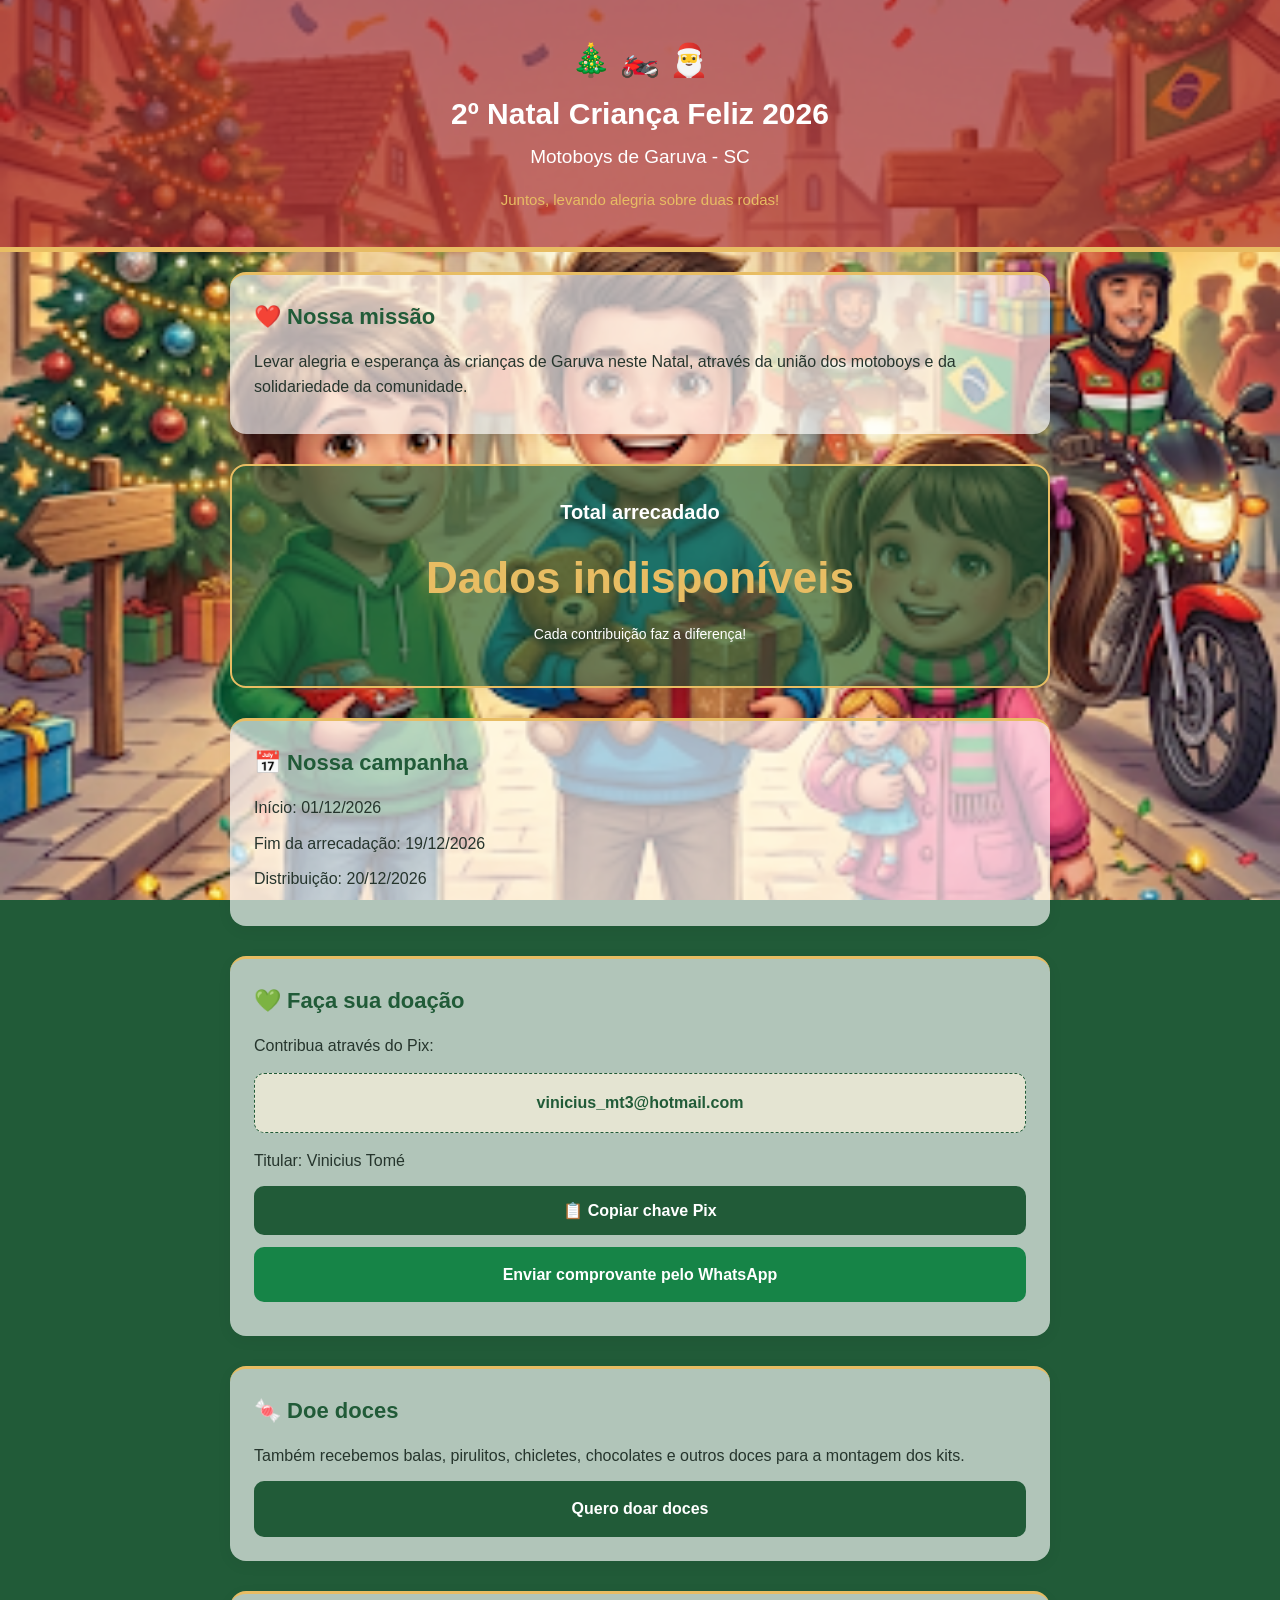
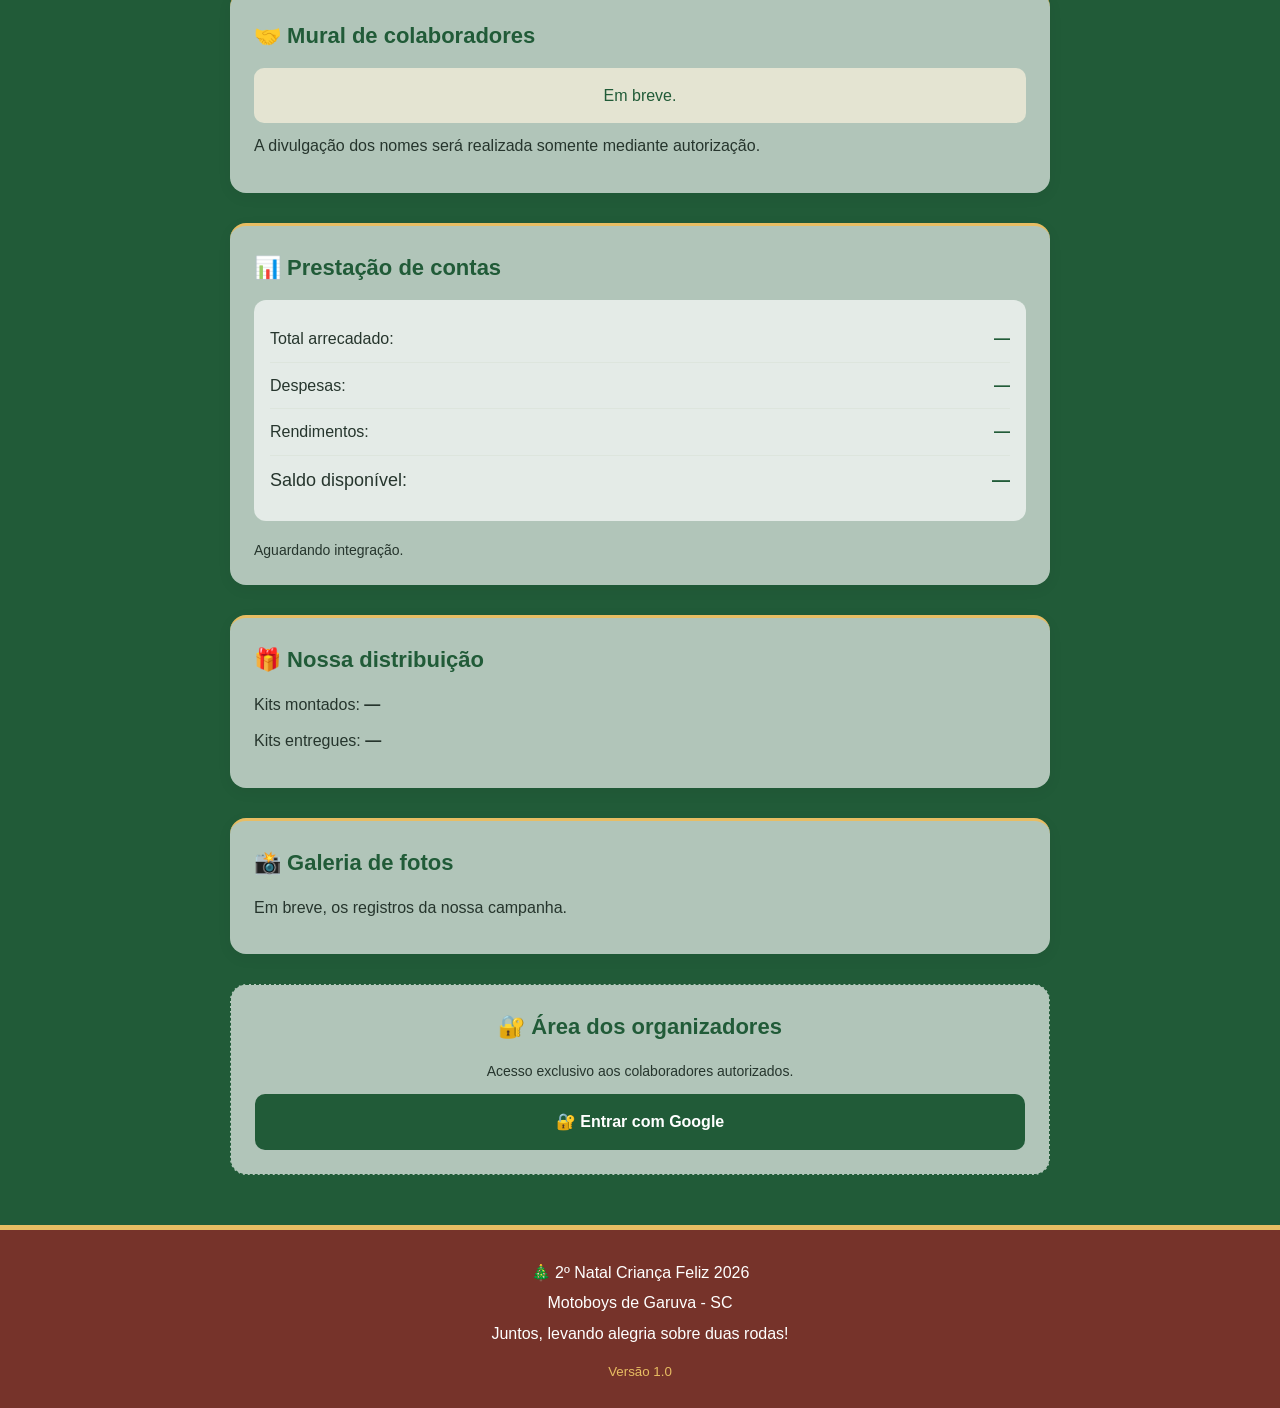
<file: index.html>
<!DOCTYPE html>
<html lang="pt-BR">
<head>
  <meta charset="UTF-8">
  <meta name="viewport" content="width=device-width, initial-scale=1.0">
  <meta name="theme-color" content="#A51F24">
  <title>2º Natal Criança Feliz 2026</title>
  <link rel="stylesheet" href="style.css?v=3">
  <script src="script.js" defer></script>
</head>

<body>

  <header>
    <div class="decoracao">🎄 🏍️ 🎅</div>
    <h1>2º Natal Criança Feliz 2026</h1>
    <h2>Motoboys de Garuva - SC</h2>
    <p>Juntos, levando alegria sobre duas rodas!</p>
  </header>

  <main>

    <section class="banner">
      <img src="natal.png"
           alt="Imagem oficial da campanha"
           onerror="this.hidden=true">
    </section>

    <section class="card">
      <h2>❤️ Nossa missão</h2>
      <p>
        Levar alegria e esperança às crianças de
        Garuva neste Natal, através da união dos
        motoboys e da solidariedade da comunidade.
      </p>
    </section>

    <section class="card arrecadacao">
      <h2>Total arrecadado</h2>
      <div id="totalArrecadado">Aguardando integração</div>
      <p>Cada contribuição faz a diferença!</p>
    </section>

    <section class="card">
      <h2>📅 Nossa campanha</h2>
      <p>Início: 01/12/2026</p>
      <p>Fim da arrecadação: 19/12/2026</p>
      <p>Distribuição: 20/12/2026</p>
    </section>

    <section class="card">
      <h2>💚 Faça sua doação</h2>

      <p>Contribua através do Pix:</p>

      <div class="chave-pix" id="chavePix">
        vinicius_mt3@hotmail.com
      </div>

      <p>Titular: Vinicius Tomé</p>

      <button onclick="copiarPix()">
        📋 Copiar chave Pix
      </button>

      <a class="botao whatsapp"
         href="https://wa.me/5547997524493"
         target="_blank" rel="noopener">
        Enviar comprovante pelo WhatsApp
      </a>

      <p id="mensagemPix"></p>
    </section>

    <section class="card">
      <h2>🍬 Doe doces</h2>
      <p>
        Também recebemos balas, pirulitos,
        chicletes, chocolates e outros doces
        para a montagem dos kits.
      </p>

      <a class="botao"
         href="https://wa.me/5547997524493?text=Ola!%20Gostaria%20de%20doar%20doces%20para%20a%20campanha."
         target="_blank" rel="noopener">
        Quero doar doces
      </a>
    </section>

    <section class="card">
      <h2>🤝 Mural de colaboradores</h2>

      <div id="listaColaboradores">
        Em breve.
      </div>

      <p>
        A divulgação dos nomes será realizada
        somente mediante autorização.
      </p>
    </section>

    <section class="card">
      <h2>📊 Prestação de contas</h2>

      <div class="resumo">
        <p>Total arrecadado:
          <strong id="receitas">—</strong>
        </p>

        <p>Despesas:
          <strong id="despesas">—</strong>
        </p>

        <p>Rendimentos:
          <strong id="rendimentos">—</strong>
        </p>

        <p>Saldo disponível:
          <strong id="saldo">—</strong>
        </p>
      </div>

      <div id="listaDespesas">
        Aguardando integração.
      </div>
    </section>

    <section class="card">
      <h2>🎁 Nossa distribuição</h2>

      <p>Kits montados:
        <strong id="kitsMontados">—</strong>
      </p>

      <p>Kits entregues:
        <strong id="kitsEntregues">—</strong>
      </p>
    </section>

    <section class="card">
      <h2>📸 Galeria de fotos</h2>
      <p>Em breve, os registros da nossa campanha.</p>
      <div id="galeria"></div>
    </section>

    <section class="card area-restrita">
      <h2>🔐 Área dos organizadores</h2>
      <p>Acesso exclusivo aos colaboradores autorizados.</p>

    <a class="botao" href="admin.html">
  🔐 Entrar com Google
</a>
    </section>

  </main>

  <footer>
    <p>🎄 2º Natal Criança Feliz 2026</p>
    <p>Motoboys de Garuva - SC</p>
    <p>Juntos, levando alegria sobre duas rodas!</p>
    <small>Versão 1.0</small>
  </footer>

</body>
</html>
</file>
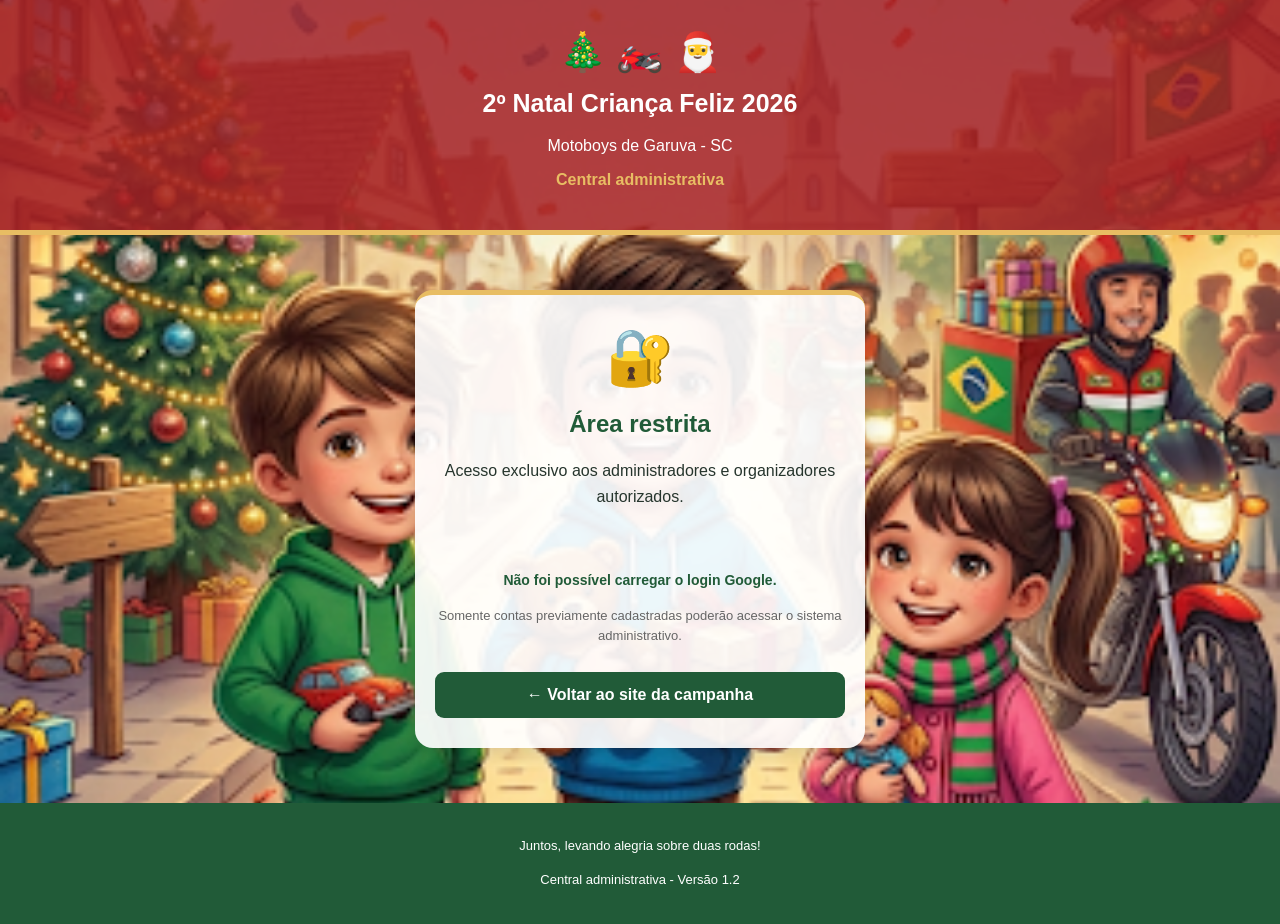
<file: admin.html>
<!DOCTYPE html>
<html lang="pt-BR">
<head>
<meta charset="UTF-8">
<meta name="viewport" content="width=device-width, initial-scale=1.0">
<meta name="theme-color" content="#A51F24">

<title>Central Administrativa - Natal Criança Feliz 2026</title>

<script src="https://accounts.google.com/gsi/client" async defer></script>

<style>

* {
  box-sizing: border-box;
}

body {
  margin: 0;
  font-family: Arial, sans-serif;
  background: #FFF5DF;
  color: #26352D;
}

body::before {
  content: "";
  position: fixed;
  inset: 0;
  background: url("natal.png") center center / cover no-repeat;
  z-index: -1;
}

header {
  background: rgba(165,31,36,0.85);
  color: white;
  text-align: center;
  padding: 30px 15px;
  border-bottom: 5px solid #E8BD63;
}

header h1 {
  font-size: 25px;
  margin: 15px 0;
}

header p {
  margin: 8px 0;
}

.decoracao {
  font-size: 38px;
}

.subtitulo {
  color: #E8BD63;
  font-weight: bold;
}

main {
  max-width: 480px;
  margin: 40px auto;
  padding: 15px;
}

.card {
  background: rgba(255,255,255,0.92);
  border-radius: 18px;
  border-top: 5px solid #E8BD63;
  padding: 30px 20px;
  text-align: center;
  box-shadow: 0 5px 20px #00000025;
}

.cadeado {
  font-size: 55px;
}

h2 {
  color: #215B38;
}

p {
  line-height: 1.6;
}

#botaoGoogle {
  display: flex;
  justify-content: center;
  margin: 30px 0;
}

#mensagem {
  font-size: 14px;
  font-weight: bold;
  color: #215B38;
  overflow-wrap: anywhere;
}

.aviso {
  font-size: 13px;
  color: #666;
}

.voltar {
  display: block;
  margin-top: 25px;
  padding: 14px;
  background: #215B38;
  color: white;
  border-radius: 9px;
  text-decoration: none;
  font-weight: bold;
}

footer {
  background: #215B38;
  color: white;
  text-align: center;
  padding: 20px;
  font-size: 13px;
}

</style>
</head>

<body>

<header>

  <div class="decoracao">🎄 🏍️ 🎅</div>

  <h1>2º Natal Criança Feliz 2026</h1>

  <p>Motoboys de Garuva - SC</p>

  <p class="subtitulo">
    Central administrativa
  </p>

</header>

<main>

  <div class="card">

    <div class="cadeado">🔐</div>

    <h2>Área restrita</h2>

    <p>
      Acesso exclusivo aos administradores
      e organizadores autorizados.
    </p>

    <div id="botaoGoogle"></div>

    <p id="mensagem" role="status">
      Carregando acesso Google...
    </p>

    <p class="aviso">
      Somente contas previamente cadastradas
      poderão acessar o sistema administrativo.
    </p>

    <a class="voltar" href="index.html">
      ← Voltar ao site da campanha
    </a>

  </div>

</main>

<footer>

  <p>Juntos, levando alegria sobre duas rodas!</p>

  <p>Central administrativa - Versão 1.2</p>

</footer>

<script>

const CLIENTE_GOOGLE =
  '327140529520-lqfhq1j5arlb876igvqp55f27hlsubu7.apps.googleusercontent.com';
 
const API_ADMIN =
  'https://script.google.com/macros/s/AKfycbyf_HUxWLY-5eWfWaNnaYyYhl2TgKMEOSvb_dJmCSo1uLgHLnF5nhlty7SuYY5OPOVL/exec';

async function receberCredencial(resposta) {

  const mensagem = document.getElementById('mensagem');

  if (!resposta || !resposta.credential) {

    mensagem.style.color = '#A51F24';

    mensagem.textContent =
      'Não foi possível receber a credencial Google.';

    return;

  }

  mensagem.style.color = '#215B38';

  mensagem.textContent =
    'Validando sua conta... Aguarde.';

  try {

    const requisicao = await fetch(API_ADMIN, {

      method: 'POST',

      headers: {
        'Content-Type': 'text/plain;charset=UTF-8'
      },

      body: JSON.stringify({
        acao: 'autenticar',
        token: resposta.credential
      }),

      redirect: 'follow'

    });

    if (!requisicao.ok) {
      throw new Error('Falha na comunicação.');
    }

    const resultado = await requisicao.json();

    if (!resultado.sucesso) {

      mensagem.style.color = '#A51F24';

      mensagem.textContent =
        'Acesso negado. Conta não autorizada ou credencial inválida.';

      return;

    }

    mensagem.style.color = '#215B38';

    mensagem.textContent =
      'Acesso autorizado! Bem-vindo, ' +
      resultado.nome +
      '. Perfil: ' +
      resultado.perfil;

  } catch (erro) {

    mensagem.style.color = '#A51F24';

    mensagem.textContent =
      'Não foi possível comunicar com o servidor. Tente novamente.';

  }

}

window.addEventListener('load', function () {

  const mensagem = document.getElementById('mensagem');

  if (typeof google === 'undefined') {

    mensagem.textContent =
      'Não foi possível carregar o login Google.';

    return;

  }

  google.accounts.id.initialize({

    client_id: CLIENTE_GOOGLE,

    callback: receberCredencial,

    auto_select: false

  });

  google.accounts.id.renderButton(

    document.getElementById('botaoGoogle'),

    {
      theme: 'outline',
      size: 'large',
      text: 'signin_with',
      shape: 'rectangular',
      logo_alignment: 'left'
    }

  );

  mensagem.textContent =
    'Entre com sua conta Google.';

});

</script>

</body>
</html>
</file>
<file: style.css>
/* NATAL CRIANÇA FELIZ 2026 */

:root {
  --vermelho: #A51F24;
  --verde: #215B38;
  --dourado: #E8BD63;
  --creme: #FFF5DF;
  --branco: #FFFFFF;
  --texto: #26352D;
}

* {
  box-sizing: border-box;
}

html {
  scroll-behavior: smooth;
}

body {
  margin: 0;
  font-family: Arial, Helvetica, sans-serif;
  background: var(--creme);
  color: var(--texto);
  line-height: 1.6;
}

/* CABEÇALHO */

header {
  background: linear-gradient(
    135deg, #791419, #A51F24
  );
  color: white;
  text-align: center;
  padding: 35px 20px;
  border-bottom: 5px solid var(--dourado);
}

.decoracao {
  font-size: 32px;
  margin-bottom: 10px;
}

header h1 {
  font-size: 30px;
  line-height: 1.2;
  margin: 10px 0;
}

header h2 {
  font-size: 19px;
  font-weight: normal;
  margin: 10px 0;
}

header p {
  color: var(--dourado);
  font-size: 15px;
  margin-bottom: 0;
}

/* CONTEÚDO PRINCIPAL */

main {
  max-width: 850px;
  margin: auto;
  padding: 20px 15px;
}

/* IMAGEM DA CAMPANHA */

.banner {
  text-align: center;
  margin-bottom: 20px;
}

.banner img {
  display: inline-block;
  width: 100%;
  max-width: 550px;
  height: auto;
  border-radius: 18px;
  box-shadow: 0 5px 20px #00000020;
}

.banner img[hidden] {
  display: none;
}

/* CARTÕES */

.card {
  background: var(--branco);
  border-radius: 16px;
  padding: 24px;
  margin-bottom: 18px;
  box-shadow: 0 4px 15px #0000000D;
  border-top: 3px solid var(--dourado);
}

.card h2 {
  color: var(--verde);
  font-size: 22px;
  margin-top: 0;
  margin-bottom: 15px;
}

.card p {
  margin: 10px 0;
}

/* ARRECADAÇÃO */

.arrecadacao {
  background: linear-gradient(
    135deg, #215B38, #123C24
  );
  color: white;
  text-align: center;
  padding: 30px 15px;
  border: 2px solid var(--dourado);
}

.arrecadacao h2 {
  color: white;
  font-size: 20px;
}

#totalArrecadado {
  font-size: clamp(24px, 7vw, 44px);
  font-weight: bold;
  color: var(--dourado);
  overflow-wrap: anywhere;
  margin: 10px 0;
}

.arrecadacao p {
  font-size: 14px;
}

/* PIX */

.chave-pix {
  background: var(--creme);
  border: 1px dashed var(--verde);
  padding: 16px;
  border-radius: 10px;
  text-align: center;
  font-weight: bold;
  color: var(--verde);
  overflow-wrap: anywhere;
  margin: 15px 0;
}

#mensagemPix {
  text-align: center;
  color: var(--verde);
  font-weight: bold;
}

/* BOTÕES */

button,
.botao {
  display: block;
  width: 100%;
  border: none;
  border-radius: 10px;
  background: var(--verde);
  color: white;
  padding: 15px;
  margin-top: 12px;
  font-size: 16px;
  font-weight: bold;
  text-align: center;
  text-decoration: none;
  cursor: pointer;
  font-family: inherit;
  transition: background 0.2s;
}

button:hover,
.botao:hover {
  background: #163E26;
}

button:focus-visible,
.botao:focus-visible {
  outline: 3px solid var(--dourado);
  outline-offset: 3px;
}

.whatsapp {
  background: #168447;
}

.whatsapp:hover {
  background: #106B38;
}

button:disabled {
  background: #E5E5E5;
  color: #666666;
  cursor: not-allowed;
}

/* PRESTAÇÃO DE CONTAS */

.resumo {
  background: #F4F8F4;
  padding: 16px;
  border-radius: 12px;
  margin-bottom: 18px;
}

.resumo p {
  display: flex;
  justify-content: space-between;
  align-items: center;
  gap: 10px;
  flex-wrap: wrap;
  padding: 10px 0;
  margin: 0;
  border-bottom: 1px solid #DDE5DD;
}

.resumo p:last-child {
  border-bottom: none;
  font-size: 18px;
}

.resumo strong {
  color: var(--verde);
}

#listaDespesas {
  font-size: 14px;
  overflow-wrap: anywhere;
}

/* COLABORADORES */

#listaColaboradores {
  background: #FFF9EC;
  padding: 15px;
  border-radius: 10px;
  color: var(--verde);
  text-align: center;
}

/* GALERIA */

#galeria {
  display: grid;
  grid-template-columns:
    repeat(auto-fit, minmax(130px, 1fr));
  gap: 12px;
}

#galeria img {
  width: 100%;
  border-radius: 10px;
  object-fit: cover;
}

/* ÁREA RESTRITA */

.area-restrita {
  text-align: center;
  border: 1px dashed var(--verde);
  box-shadow: none;
}

.area-restrita p {
  font-size: 14px;
}

/* RODAPÉ */

footer {
  background: var(--vermelho);
  color: white;
  text-align: center;
  padding: 25px 15px;
  border-top: 5px solid var(--dourado);
}

footer p {
  margin: 5px 0;
}

footer small {
  display: block;
  color: var(--dourado);
  margin-top: 15px;
}

/* AJUSTES PARA CELULAR */

@media (max-width: 480px) {
  header {
    padding: 28px 15px;
  }

  header h1 {
    font-size: 25px;
  }

  header h2 {
    font-size: 17px;
  }

  main {
    padding: 15px 12px;
  }

  .card {
    padding: 18px;
    border-radius: 14px;
  }

  .card h2 {
    font-size: 20px;
  }

  button,
  .botao {
    font-size: 15px;
  }
}
/* IMAGEM FIXA DE FUNDO */

body::before {
  content: "";
  position: fixed;
  inset: 0;
  background-image: url("natal.png");
  background-size: cover;
  background-position: center;
  background-repeat: no-repeat;
  z-index: -1;
}

body {
  background: #215B38;
  isolation: isolate;
}

/* OCULTAR IMAGEM DO BANNER */

.banner {
  display: none;
}

/* CARTÕES SEMITRANSPARENTES */

.card {
  background: rgba(255, 255, 255, 0.90);
  backdrop-filter: blur(3px);
}

/* DESTAQUE DA ARRECADAÇÃO */

.arrecadacao {
  background: rgba(33, 91, 56, 0.93);
}

/* CABEÇALHO E RODAPÉ */

header,
footer {
  background: rgba(165, 31, 36, 0.92);
}

/* ESPAÇAMENTO ENTRE CARTÕES */

.card {
  margin-bottom: 30px;
}
/* AJUSTE DE TRANSPARÊNCIA */

.card {
  background: rgba(255, 255, 255, 0.50);
  backdrop-filter: none;
}

.arrecadacao {
  background: rgba(33, 91, 56, 0.50);
}

header,
footer {
  background: rgba(165, 31, 36, 0.50);
}

.resumo {
  background: rgba(255, 255, 255, 0.50);
}

#listaColaboradores,
.chave-pix {
  background: rgba(255, 245, 223, 0.50);
}
/* AJUSTE DE OPACIDADE - 65% */

.card {
  background: rgba(255, 255, 255, 0.65);
}

.arrecadacao {
  background: rgba(33, 91, 56, 0.65);
}

header,
footer {
  background: rgba(165, 31, 36, 0.65);
}

.resumo {
  background: rgba(255, 255, 255, 0.65);
}

#listaColaboradores,
.chave-pix {
  background: rgba(255, 245, 223, 0.65);
}
</file>
